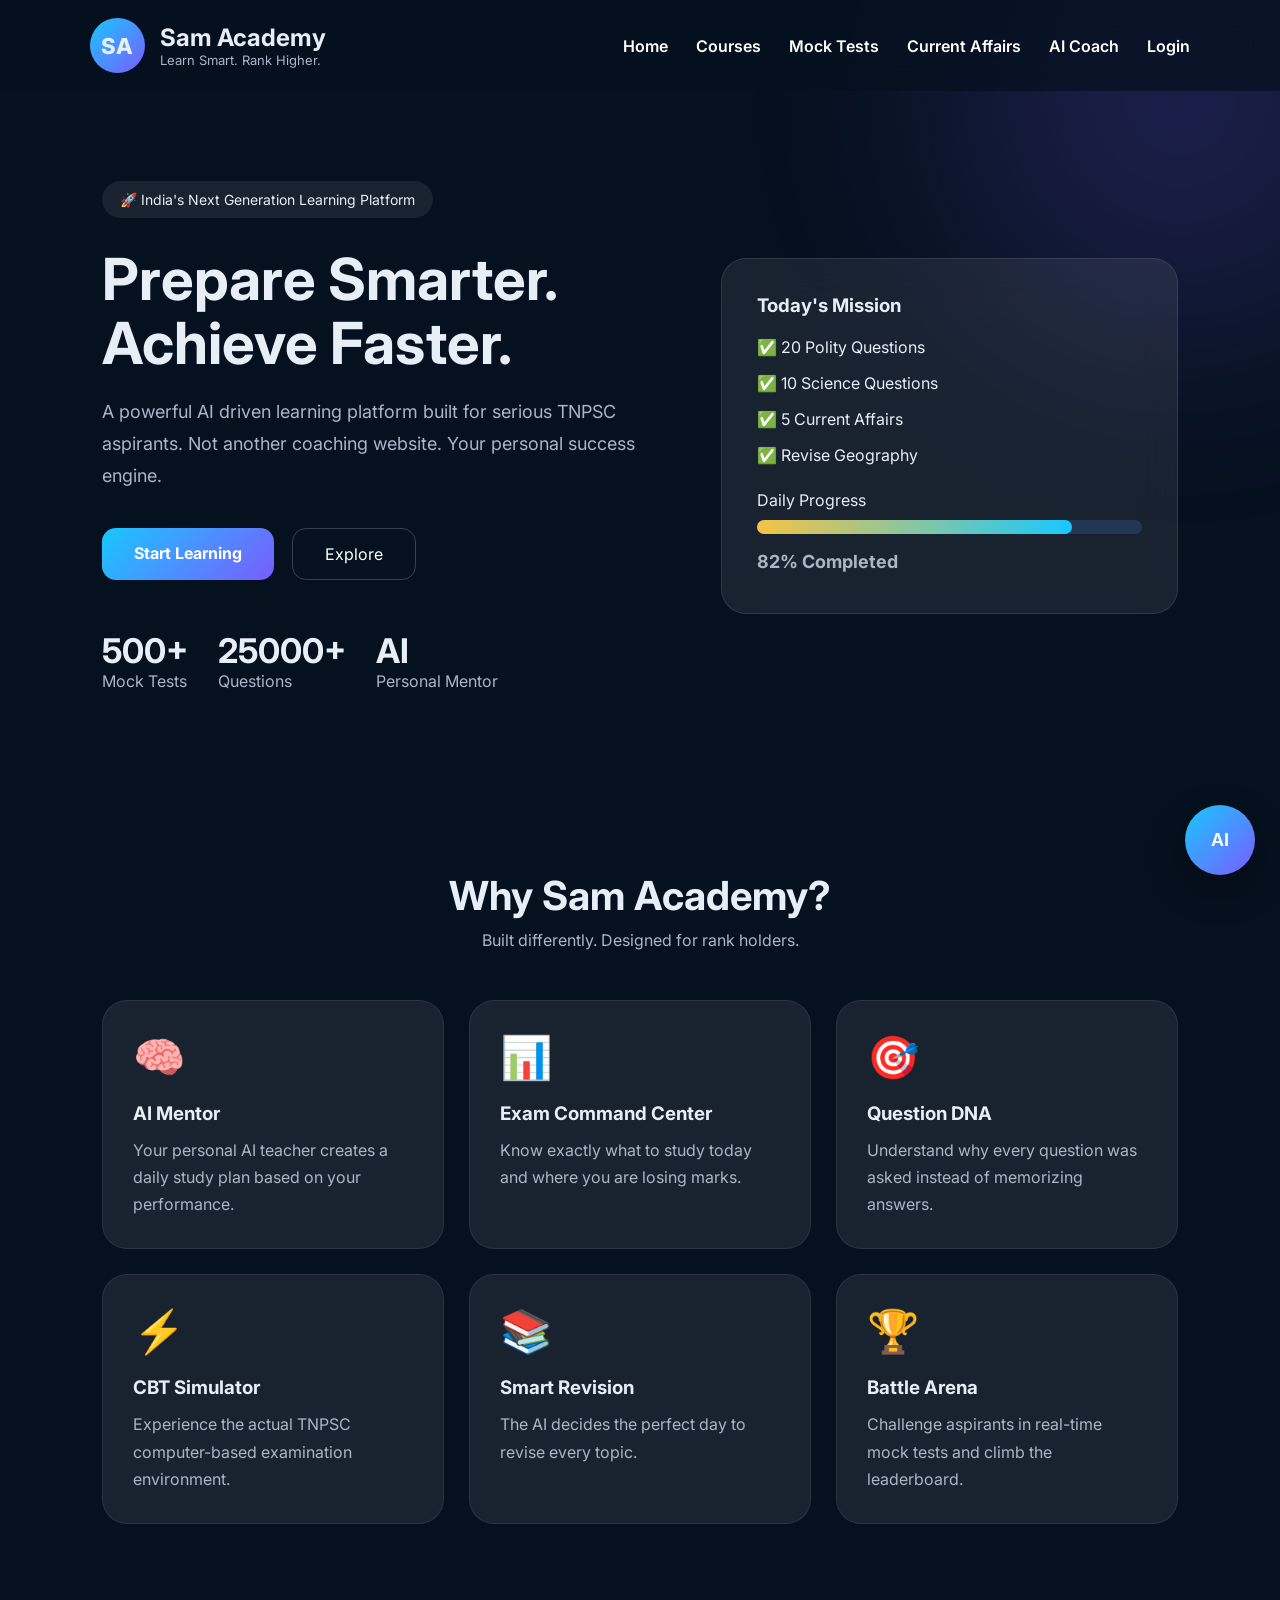
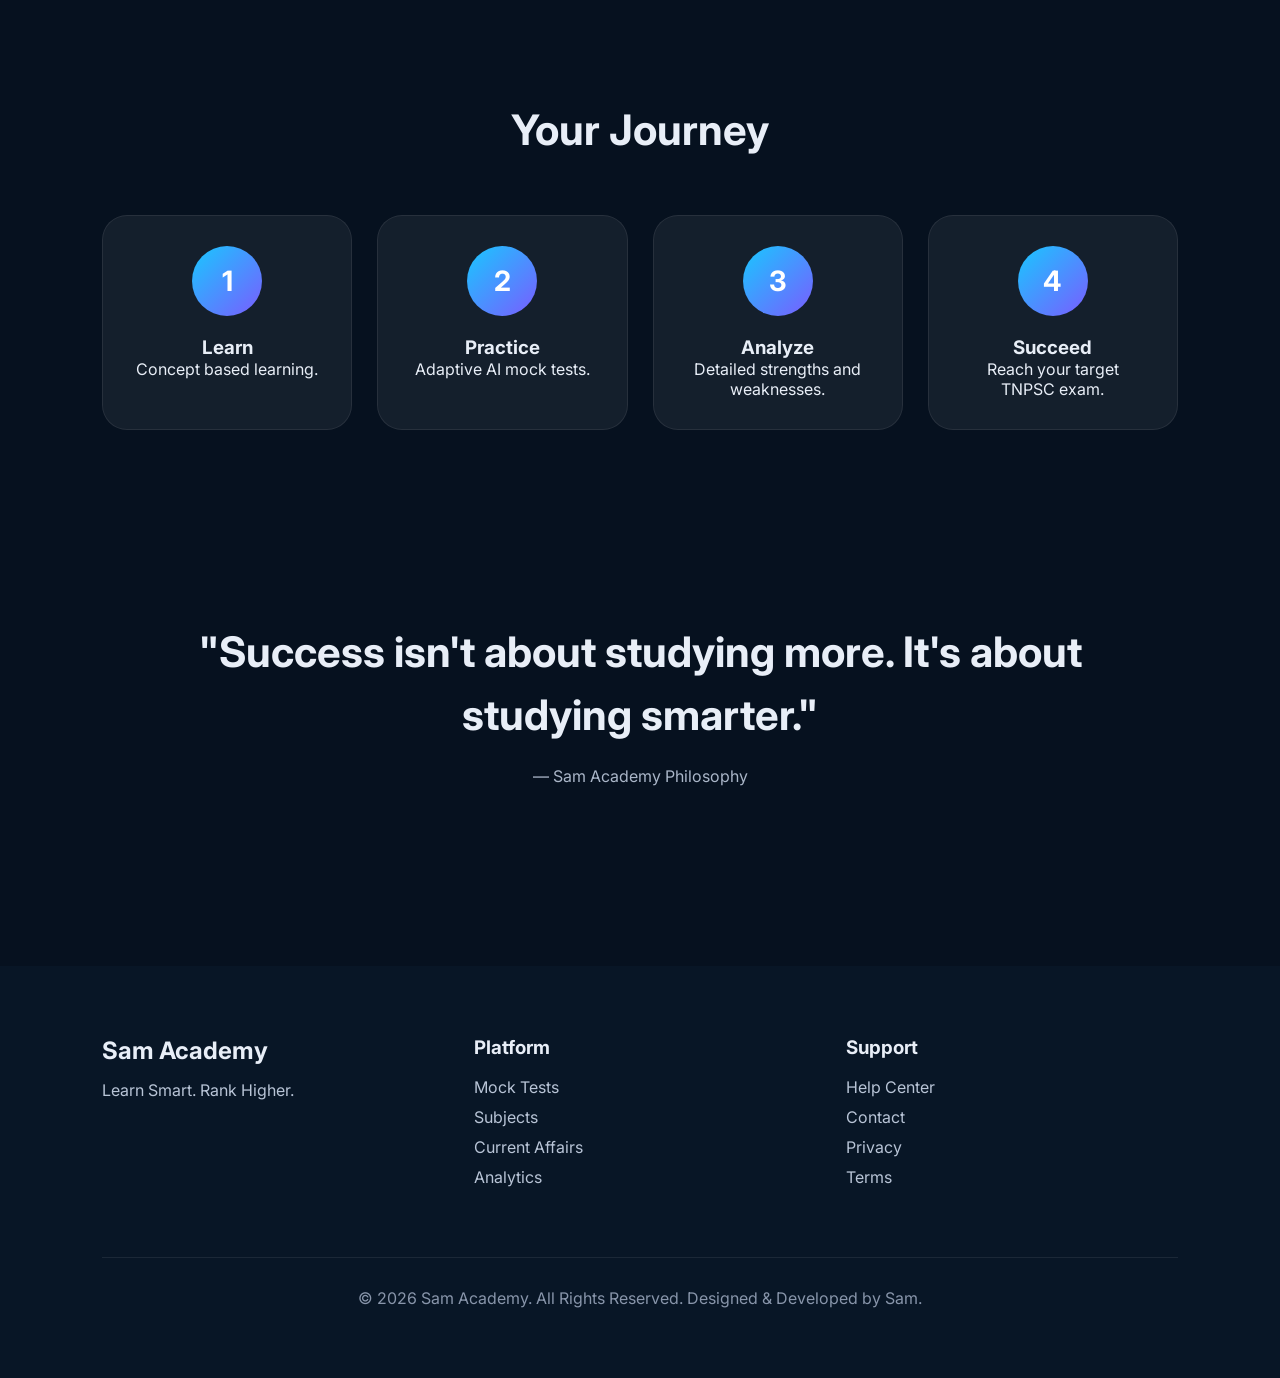
<file: index.html>
<!DOCTYPE html>
<html lang="en">

<head>

<meta charset="UTF-8">

<meta name="viewport" content="width=device-width, initial-scale=1.0">

<title>Sam Academy | Learn Smart. Rank Higher.</title>

<meta name="theme-color" content="#07111F">

<link rel="preconnect" href="https://fonts.googleapis.com">

<link rel="preconnect" href="https://fonts.gstatic.com" crossorigin>

<link href="https://fonts.googleapis.com/css2?family=Inter:wght@300;400;500;600;700;800&display=swap" rel="stylesheet">

<link rel="stylesheet" href="css/style.css">

</head>

<body>

<div class="backgroundGlow"></div>

<header class="header">

<div class="logo">

<div class="logoCircle">

SA

</div>

<div>

<h2>Sam Academy</h2>

<p>Learn Smart. Rank Higher.</p>

</div>

</div>

<nav class="desktopNav">

<a href="#">Home</a>

<a href="#">Courses</a>

<a href="#">Mock Tests</a>

<a href="#">Current Affairs</a>

<a href="#">AI Coach</a>

<a href="pages/login.html">Login</a>

</nav>

<div class="menuButton">

☰

</div>

</header>

<section class="hero">

<div class="heroLeft">

<div class="badge">

🚀 India's Next Generation Learning Platform

</div>

<h1>

Prepare Smarter.

<br>

Achieve Faster.

</h1>

<p>

A powerful AI driven learning platform built for serious TNPSC aspirants.

Not another coaching website.

Your personal success engine.

</p>

<div class="heroButtons">

<a class="primaryBtn" href="pages/login.html">

Start Learning

</a>

<a class="secondaryBtn" href="#features">

Explore

</a>

</div>

<div class="heroStats">

<div class="stat">

<h2>500+</h2>

<span>Mock Tests</span>

</div>

<div class="stat">

<h2>25000+</h2>

<span>Questions</span>

</div>

<div class="stat">

<h2>AI</h2>

<span>Personal Mentor</span>

</div>

</div>

</div>

<div class="heroRight">

<div class="glassCard">

<h3>

Today's Mission

</h3>

<ul>

<li>✅ 20 Polity Questions</li>

<li>✅ 10 Science Questions</li>

<li>✅ 5 Current Affairs</li>

<li>✅ Revise Geography</li>

</ul>

<div class="progressTitle">

Daily Progress

</div>

<div class="progressBar">

<div class="progressFill">

</div>

</div>

<p class="progressText">

82% Completed

</p>

</div>

</div>

</section>

<section id="features" class="section">

<h2>

Why Sam Academy?

</h2>

<p>

Built differently.

Designed for rank holders.

</p>

<div class="featureGrid">

<div class="featureCard">

<div class="icon">🧠</div>

<h3>AI Mentor</h3>

<p>

Your personal AI teacher creates a daily study plan based on your performance.

</p>

</div>

<div class="featureCard">

<div class="icon">📊</div>

<h3>Exam Command Center</h3>

<p>

Know exactly what to study today and where you are losing marks.

</p>

</div>

<div class="featureCard">

<div class="icon">🎯</div>

<h3>Question DNA</h3>

<p>

Understand why every question was asked instead of memorizing answers.

</p>

</div>

<div class="featureCard">

<div class="icon">⚡</div>

<h3>CBT Simulator</h3>

<p>

Experience the actual TNPSC computer-based examination environment.

</p>

</div>

<div class="featureCard">

<div class="icon">📚</div>

<h3>Smart Revision</h3>

<p>

The AI decides the perfect day to revise every topic.

</p>

</div>

<div class="featureCard">

<div class="icon">🏆</div>

<h3>Battle Arena</h3>

<p>

Challenge aspirants in real-time mock tests and climb the leaderboard.

</p>

</div>

</div>

</section>

<section class="journey">

<h2>

Your Journey

</h2>

<div class="timeline">

<div class="step">

<div class="number">

1

</div>

<h3>

Learn

</h3>

<p>

Concept based learning.

</p>

</div>

<div class="step">

<div class="number">

2

</div>

<h3>

Practice

</h3>

<p>

Adaptive AI mock tests.

</p>

</div>

<div class="step">

<div class="number">

3

</div>

<h3>

Analyze

</h3>

<p>

Detailed strengths and weaknesses.

</p>

</div>

<div class="step">

<div class="number">

4

</div>

<h3>

Succeed

</h3>

<p>

Reach your target TNPSC exam.

</p>

</div>

</div>

</section>

<section class="quoteSection">

<h2>

"Success isn't about studying more.

It's about studying smarter."

</h2>

<p>

— Sam Academy Philosophy

</p>

</section>

<footer>

<div class="footerGrid">

<div>

<h2>

Sam Academy

</h2>

<p>

Learn Smart.

Rank Higher.

</p>

</div>

<div>

<h3>

Platform

</h3>

<p>Mock Tests</p>

<p>Subjects</p>

<p>Current Affairs</p>

<p>Analytics</p>

</div>

<div>

<h3>

Support

</h3>

<p>Help Center</p>

<p>Contact</p>

<p>Privacy</p>

<p>Terms</p>

</div>

</div>

<div class="copyright">

© 2026 Sam Academy.

All Rights Reserved.

Designed & Developed by Sam.

</div>

</footer>

<button class="floatingAI">

AI

</button>

<script src="js/script.js"></script>

</body>

</html>
</file>
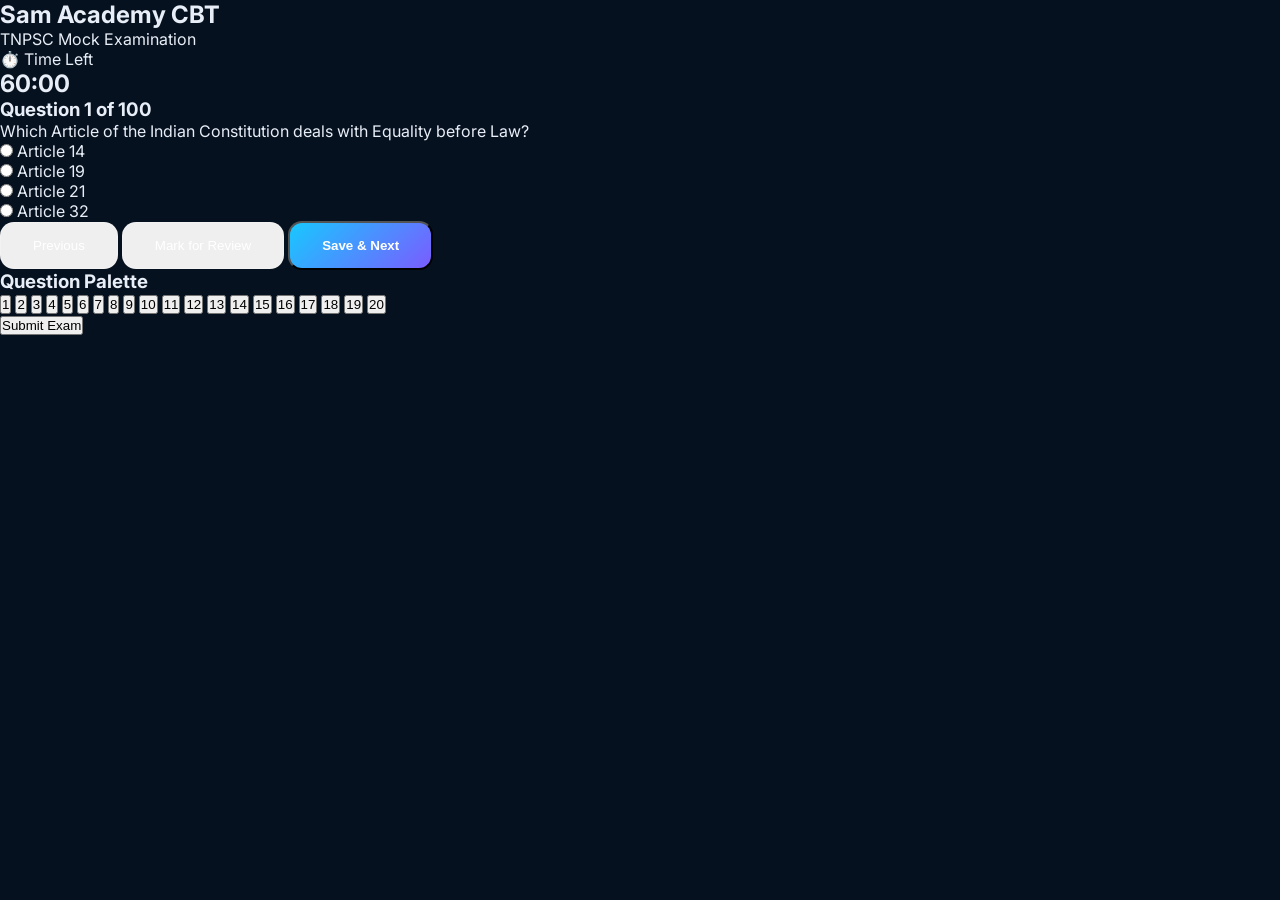
<file: pages/exam.html>
<!DOCTYPE html>
<html lang="en">
<head>
<meta charset="UTF-8">
<meta name="viewport" content="width=device-width, initial-scale=1.0">

<title>Sam Academy CBT Exam</title>

<link rel="stylesheet" href="../css/style.css">
</head>

<body>

<header class="examHeader">

<div>
<h2>Sam Academy CBT</h2>
<p>TNPSC Mock Examination</p>
</div>

<div class="timerBox">

⏱️ Time Left

<h2 id="timer">60:00</h2>

</div>

</header>

<div class="examContainer">

<div class="questionPanel">

<h3>Question 1 of 100</h3>

<p class="question">

Which Article of the Indian Constitution deals with Equality before Law?

</p>

<div class="option">
<input type="radio" name="q1">
<label>Article 14</label>
</div>

<div class="option">
<input type="radio" name="q1">
<label>Article 19</label>
</div>

<div class="option">
<input type="radio" name="q1">
<label>Article 21</label>
</div>

<div class="option">
<input type="radio" name="q1">
<label>Article 32</label>
</div>

<div class="examButtons">

<button class="secondaryBtn">Previous</button>

<button class="secondaryBtn">Mark for Review</button>

<button class="primaryBtn">Save & Next</button>

</div>

</div>

<aside class="palette">

<h3>Question Palette</h3>

<div class="paletteGrid">

<button class="answered">1</button>
<button>2</button>
<button>3</button>
<button>4</button>
<button>5</button>
<button>6</button>
<button>7</button>
<button>8</button>
<button>9</button>
<button>10</button>
<button>11</button>
<button>12</button>
<button>13</button>
<button>14</button>
<button>15</button>
<button>16</button>
<button>17</button>
<button>18</button>
<button>19</button>
<button>20</button>

</div>

<button class="submitExam">

Submit Exam

</button>

</aside>

</div>

<script src="../js/script.js"></script>

</body>
</html>
</file>
<file: css/style.css>
/* =========================================
   SAM ACADEMY v2.0
========================================= */

@import url('https://fonts.googleapis.com/css2?family=Inter:wght@300;400;500;600;700;800&display=swap');

:root{

--bg:#06111F;
--surface:#10233F;
--card:rgba(255,255,255,.08);
--primary:#18C8FF;
--secondary:#7A5CFF;
--gold:#F6C344;
--white:#FFFFFF;
--text:#E8EEF7;
--muted:#AAB6C8;

}

*{

margin:0;
padding:0;
box-sizing:border-box;

}

html{

scroll-behavior:smooth;

}

body{

font-family:'Inter',sans-serif;
background:var(--bg);
color:var(--text);
overflow-x:hidden;

}

.backgroundGlow{

position:fixed;
width:700px;
height:700px;
background:radial-gradient(circle,var(--secondary),transparent 70%);
top:-250px;
right:-250px;
opacity:.25;
filter:blur(80px);
z-index:-2;

}

.header{

width:100%;
padding:18px 7%;
display:flex;
justify-content:space-between;
align-items:center;
position:sticky;
top:0;
background:rgba(6,17,31,.75);
backdrop-filter:blur(18px);
z-index:999;

}

.logo{

display:flex;
align-items:center;
gap:15px;

}

.logoCircle{

width:55px;
height:55px;
border-radius:50%;
background:linear-gradient(135deg,var(--primary),var(--secondary));
display:flex;
align-items:center;
justify-content:center;
font-size:22px;
font-weight:800;

}

.logo h2{

font-size:24px;

}

.logo p{

font-size:13px;
color:var(--muted);

}

.desktopNav{

display:flex;
gap:28px;

}

.desktopNav a{

text-decoration:none;
color:white;
font-weight:600;
transition:.3s;

}

.desktopNav a:hover{

color:var(--gold);

}

.menuButton{

display:none;
font-size:30px;
cursor:pointer;

}

.hero{

display:grid;
grid-template-columns:1.2fr 1fr;
gap:70px;
padding:90px 8%;
align-items:center;

}

.badge{

display:inline-block;
padding:10px 18px;
border-radius:50px;
background:rgba(255,255,255,.08);
margin-bottom:30px;
font-size:14px;

}

.hero h1{

font-size:58px;
line-height:1.1;
margin-bottom:20px;

}

.hero p{

font-size:18px;
line-height:1.8;
color:var(--muted);

}

.heroButtons{

display:flex;
gap:18px;
margin-top:35px;

}

.primaryBtn{

padding:15px 32px;
background:linear-gradient(135deg,var(--primary),var(--secondary));
border-radius:14px;
color:white;
font-weight:700;
text-decoration:none;

}

.secondaryBtn{

padding:15px 32px;
border-radius:14px;
border:1px solid rgba(255,255,255,.2);
text-decoration:none;
color:white;

}

.heroStats{

display:flex;
gap:30px;
margin-top:50px;

}

.stat h2{

font-size:34px;

}

.stat span{

color:var(--muted);

}

.glassCard{

background:rgba(255,255,255,.08);
border:1px solid rgba(255,255,255,.1);
backdrop-filter:blur(18px);
padding:35px;
border-radius:25px;

}

.glassCard h3{

margin-bottom:20px;

}

.glassCard ul{

list-style:none;

}

.glassCard li{

margin:16px 0;

}

.progressTitle{

margin-top:25px;

}

.progressBar{

height:14px;
background:#233754;
border-radius:50px;
margin-top:10px;

}

.progressFill{

height:100%;
width:82%;
background:linear-gradient(90deg,var(--gold),var(--primary));
border-radius:50px;

}

.progressText{

margin-top:12px;
font-weight:700;

}

.section{

padding:90px 8%;

}

.section h2{

font-size:40px;
text-align:center;

}

.section>p{

text-align:center;
margin-top:10px;
color:var(--muted);

}

.featureGrid{

margin-top:50px;
display:grid;
grid-template-columns:repeat(auto-fit,minmax(260px,1fr));
gap:25px;

}

.featureCard{

background:var(--card);
border:1px solid rgba(255,255,255,.08);
padding:30px;
border-radius:25px;
transition:.35s;

}

.featureCard:hover{

transform:translateY(-8px);

}

.icon{

font-size:42px;
margin-bottom:20px;

}

.featureCard h3{

margin-bottom:12px;

}

.featureCard p{

color:var(--muted);
line-height:1.7;

}
/* =========================================
   JOURNEY
=========================================*/

.journey{
padding:90px 8%;
}

.journey h2{
text-align:center;
font-size:42px;
margin-bottom:60px;
}

.timeline{
display:grid;
grid-template-columns:repeat(auto-fit,minmax(220px,1fr));
gap:25px;
}

.step{
background:rgba(255,255,255,.06);
padding:30px;
border-radius:25px;
text-align:center;
transition:.4s;
border:1px solid rgba(255,255,255,.08);
}

.step:hover{
transform:translateY(-10px);
background:rgba(24,200,255,.12);
}

.number{
width:70px;
height:70px;
margin:auto;
margin-bottom:20px;
border-radius:50%;
display:flex;
align-items:center;
justify-content:center;
background:linear-gradient(135deg,#18C8FF,#7A5CFF);
font-size:28px;
font-weight:bold;
color:white;
}

/* =========================================
QUOTE
=========================================*/

.quoteSection{

padding:100px 8%;
text-align:center;

}

.quoteSection h2{

font-size:42px;
line-height:1.5;
max-width:900px;
margin:auto;

}

.quoteSection p{

margin-top:20px;
color:#AAB6C8;

}

/* =========================================
FOOTER
=========================================*/

footer{

padding:70px 8%;
background:#081626;
margin-top:80px;

}

.footerGrid{

display:grid;
grid-template-columns:repeat(auto-fit,minmax(220px,1fr));
gap:40px;

}

.footerGrid h2{

margin-bottom:15px;

}

.footerGrid h3{

margin-bottom:18px;

}

.footerGrid p{

margin:10px 0;
color:#B8C4D6;

}

.copyright{

text-align:center;
margin-top:60px;
padding-top:30px;
border-top:1px solid rgba(255,255,255,.08);
color:#8895AA;

}

/* =========================================
FLOATING AI BUTTON
=========================================*/

.floatingAI{

position:fixed;
bottom:25px;
right:25px;

width:70px;
height:70px;

border:none;

border-radius:50%;

background:linear-gradient(135deg,#18C8FF,#7A5CFF);

color:white;

font-size:18px;

font-weight:bold;

cursor:pointer;

box-shadow:0 15px 35px rgba(0,0,0,.35);

transition:.3s;

z-index:999;

}

.floatingAI:hover{

transform:scale(1.08);

}

/* =========================================
SCROLLBAR
=========================================*/

::-webkit-scrollbar{

width:10px;

}

::-webkit-scrollbar-thumb{

background:#18C8FF;
border-radius:20px;

}

::-webkit-scrollbar-track{

background:#081626;

}

/* =========================================
MOBILE
=========================================*/

@media(max-width:900px){

.desktopNav{

display:none;

}

.menuButton{

display:block;
color:white;

}

.header{

padding:15px 20px;

}

.hero{

grid-template-columns:1fr;

text-align:center;

gap:40px;

padding:60px 20px;

}

.hero h1{

font-size:40px;

}

.heroButtons{

justify-content:center;

flex-wrap:wrap;

}

.heroStats{

justify-content:center;

flex-wrap:wrap;

}

.section{

padding:70px 20px;

}

.journey{

padding:70px 20px;

}

.quoteSection{

padding:80px 20px;

}

.quoteSection h2{

font-size:30px;

}

.footerGrid{

text-align:center;

}

}

/* =========================================
ANIMATION
=========================================*/

.featureCard,
.step,
.glassCard{

animation:fadeUp .8s ease;

}

@keyframes fadeUp{

from{

opacity:0;
transform:translateY(40px);

}

to{

opacity:1;
transform:translateY(0);

}

}
</file>
